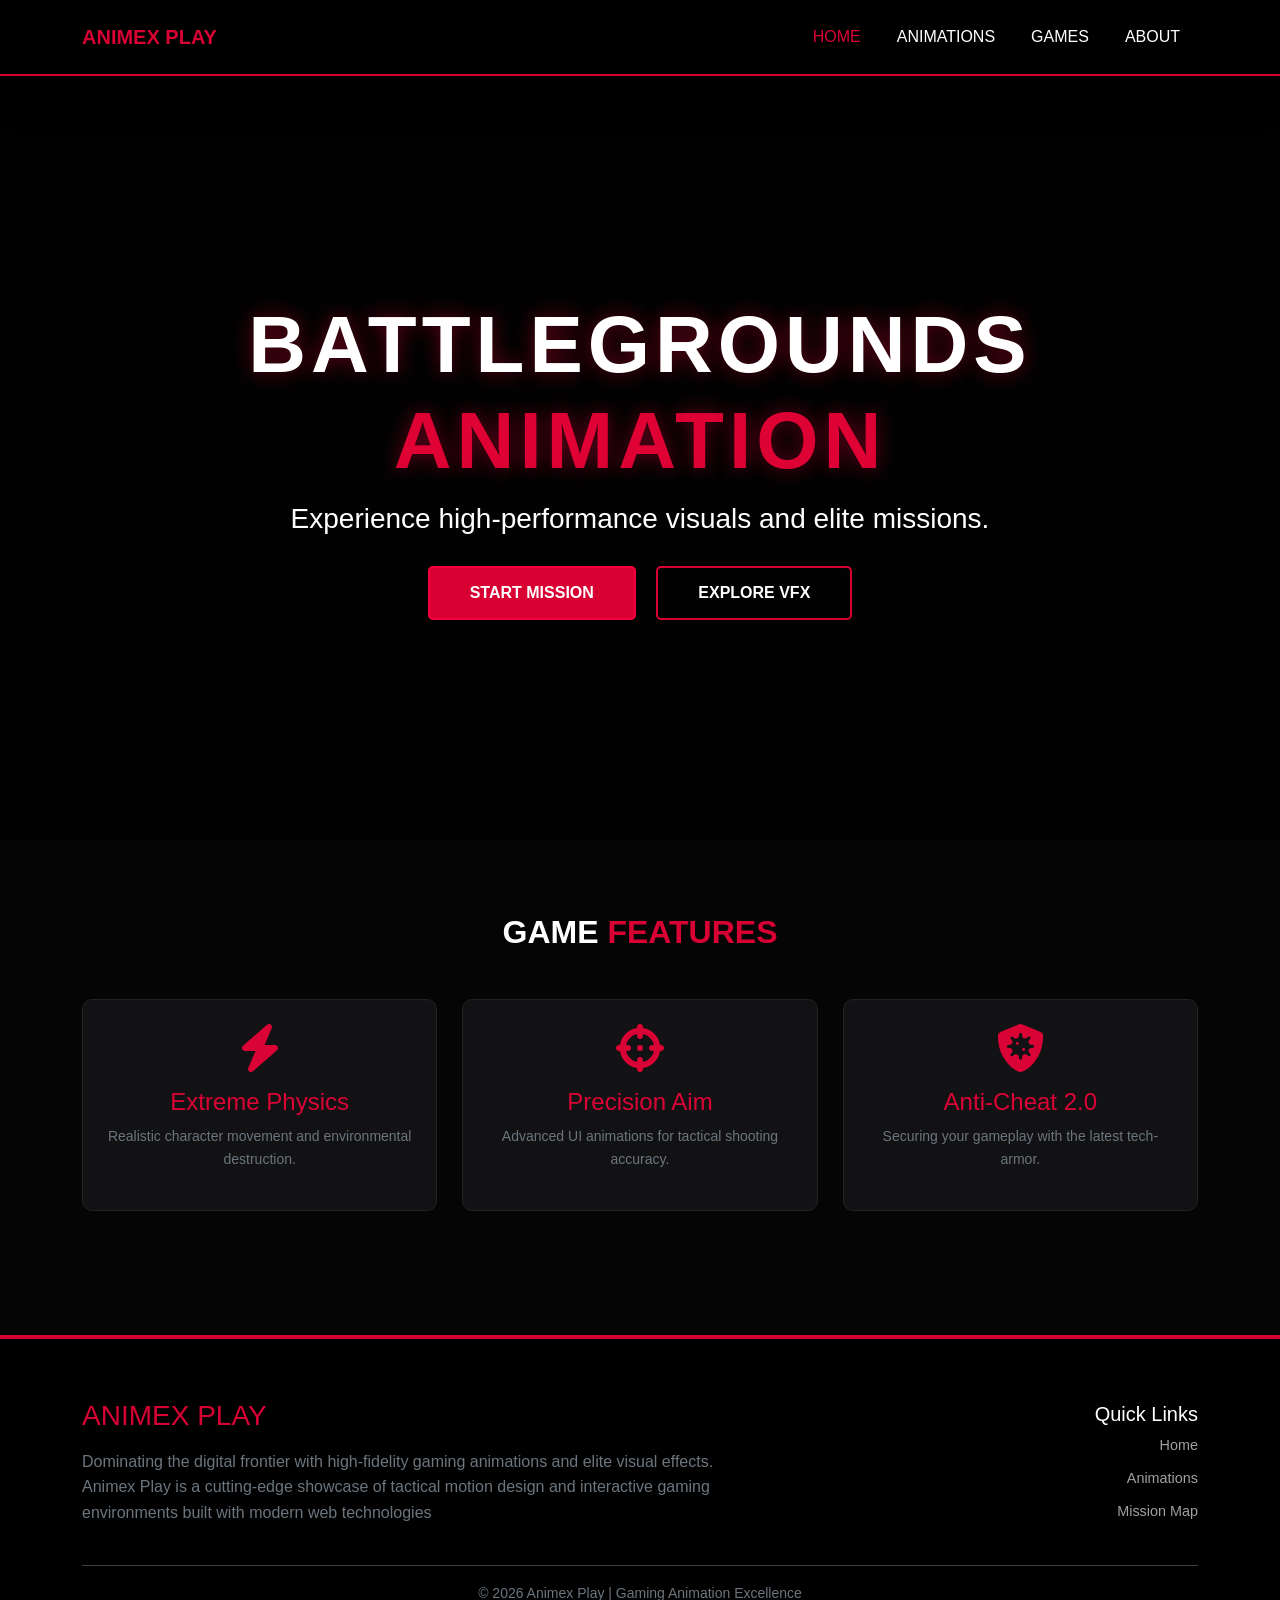
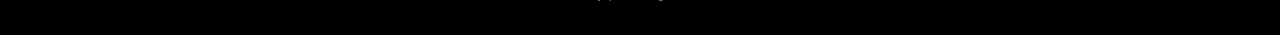
<file: index.html>
<!DOCTYPE html>
<html lang="en">
<head>
    <meta charset="UTF-8">
    <meta name="viewport" content="width=device-width, initial-scale=1.0">
    <title>Animex Play | Gaming Animation</title>
    <link href="https://cdn.jsdelivr.net/npm/bootstrap@5.3.0/dist/css/bootstrap.min.css" rel="stylesheet">
    <link rel="stylesheet" href="https://cdnjs.cloudflare.com/ajax/libs/font-awesome/6.0.0/css/all.min.css">
    <link rel="stylesheet" href="style.css">
</head>
<body>

    <nav class="navbar navbar-expand-lg navbar-dark sticky-top">
        <div class="container">
            <a class="navbar-brand fw-bold text-red" href="index.html">ANIMEX PLAY</a>
            <button class="navbar-toggler" type="button" data-bs-toggle="collapse" data-bs-target="#navbarNav">
                <span class="navbar-toggler-icon"></span>
            </button>
            <div class="collapse navbar-collapse" id="navbarNav">
                <ul class="navbar-nav ms-auto text-uppercase">
                    <li class="nav-item"><a class="nav-link active" href="index.html">Home</a></li>
                    <li class="nav-item"><a class="nav-link" href="animations.html">Animations</a></li>
                    <li class="nav-item"><a class="nav-link" href="games.html">Games</a></li>
                    <li class="nav-item"><a class="nav-link" href="about.html">About</a></li>
                </ul>
            </div>
        </div>
    </nav>

    <section class="hero-section">
        <div class="container text-center">
            <h1 class="display-1 fw-bold animate-title">BATTLEGROUNDS <span class="text-red">ANIMATION</span></h1>
            <p class="lead fs-3">Experience high-performance visuals and elite missions.</p>
            <div class="mt-4">
                <a href="games.html" class="btn-red me-3">START MISSION</a>
                <a href="animations.html" class="btn-outline-red">EXPLORE VFX</a>
            </div>
        </div>
    </section>

    <!-- <section class="py-5" style="background: #111;">
        <div class="container">
            <div class="row text-center text-red fw-bold">
                <div class="col-6 col-md-3">
                    <h2 class="display-5">1M+</h2>
                    <p class="text-white small">ACTIVE PLAYERS</p>
                </div>
                <div class="col-6 col-md-3">
                    <h2 class="display-5">500+</h2>
                    <p class="text-white small">ANIMATIONS</p>
                </div>
                <div class="col-6 col-md-3">
                    <h2 class="display-5">15</h2>
                    <p class="text-white small">LEVELS</p>
                </div>
                <div class="col-6 col-md-3">
                    <h2 class="display-5">99%</h2>
                    <p class="text-white small">SERVER UP</p>
                </div>
            </div>
        </div>
    </section> -->

   <section class="container my-5 py-4">
    <h2 class="text-center mb-5 fw-bold text-uppercase">Game <span class="text-red">Features</span></h2>
    <div class="gaming-grid">
        <a href="animations.html" class="feature-link">
            <div class="hover-box p-4 text-center">
                <i class="fas fa-bolt fa-3x text-red mb-3"></i>
                <h4 class="text-red">Extreme Physics</h4>
                <p class="small text-secondary">Realistic character movement and environmental destruction.</p>
            </div>
        </a>

        <a href="games.html" class="feature-link">
            <div class="hover-box p-4 text-center">
                <i class="fas fa-crosshairs fa-3x text-red mb-3"></i>
                <h4 class="text-red">Precision Aim</h4>
                <p class="small text-secondary">Advanced UI animations for tactical shooting accuracy.</p>
            </div>
        </a>

        <a href="about.html" class="feature-link">
            <div class="hover-box p-4 text-center">
                <i class="fas fa-shield-virus fa-3x text-red mb-3"></i>
                <h4 class="text-red">Anti-Cheat 2.0</h4>
                <p class="small text-secondary">Securing your gameplay with the latest tech-armor.</p>
            </div>
        </a>
    </div>
</section>

    <footer class="unique-footer">
        <div class="container">
            <div class="row align-items-center text-center text-md-start">
                <div class="col-md-8">
                    <h3 class="text-red mb-3">ANIMEX PLAY</h3>
                    <p class="text-secondary pe-md-5">Dominating the digital frontier with high-fidelity gaming animations and elite visual effects. Animex Play is a cutting-edge showcase of tactical motion design and interactive gaming environments built with modern web technologies</p>
                </div>
                <div class="col-md-4 text-md-end">
                    <h5 class="text-white">Quick Links</h5>
                    <ul class="list-unstyled">
                        <li><a href="index.html" class="footer-link">Home</a></li>
                        <li><a href="animations.html" class="footer-link">Animations</a></li>
                        <li><a href="games.html" class="footer-link">Mission Map</a></li>
                    </ul>
                </div>
            </div>
            <hr class="mt-4" style="background: #333;">
            <p class="text-center text-secondary small mb-0">&copy; 2026 Animex Play | Gaming Animation Excellence</p>
        </div>
    </footer>

    <script src="https://cdn.jsdelivr.net/npm/bootstrap@5.3.0/dist/js/bootstrap.bundle.min.js"></script>
    <script src="script.js"></script>
</body>
</html>
</file>
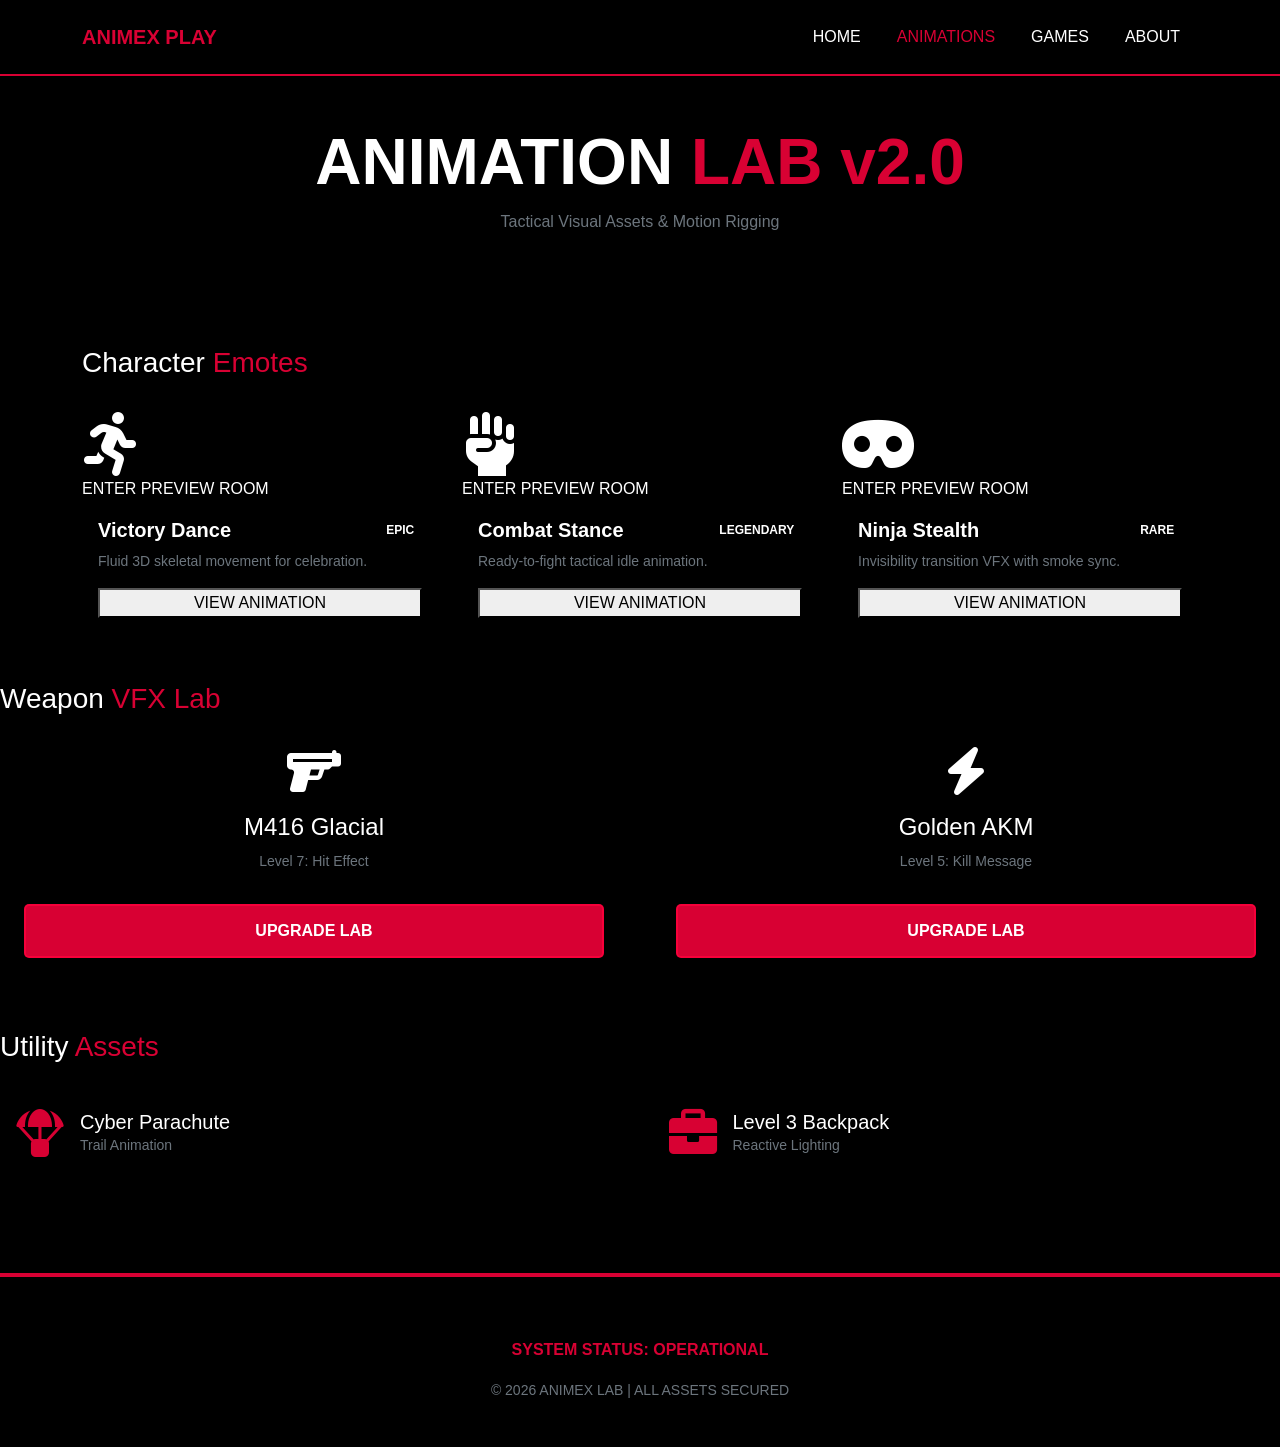
<file: animations.html>
<!DOCTYPE html>
<html lang="en">
<head>
    <meta charset="UTF-8">
    <meta name="viewport" content="width=device-width, initial-scale=1.0">
    <title>Animations Lab | Animex Play</title>
    <link href="https://cdn.jsdelivr.net/npm/bootstrap@5.3.0/dist/css/bootstrap.min.css" rel="stylesheet">
    <link rel="stylesheet" href="https://cdnjs.cloudflare.com/ajax/libs/font-awesome/6.0.0/css/all.min.css">
    <link rel="stylesheet" href="style.css">
</head>
<body class="bg-black">

    <nav class="navbar navbar-expand-lg navbar-dark sticky-top">
        <div class="container">
            <a class="navbar-brand fw-bold text-red" href="index.html">ANIMEX PLAY</a>
            <button class="navbar-toggler" type="button" data-bs-toggle="collapse" data-bs-target="#mainMenu">
                <span class="navbar-toggler-icon"></span>
            </button>
            <div class="collapse navbar-collapse" id="mainMenu">
                <ul class="navbar-nav ms-auto">
                    <li class="nav-item"><a class="nav-link" href="index.html">HOME</a></li>
                    <li class="nav-item"><a class="nav-link active" href="animations.html">ANIMATIONS</a></li>
                    <li class="nav-item"><a class="nav-link" href="games.html">GAMES</a></li>
                    <li class="nav-item"><a class="nav-link" href="about.html">ABOUT</a></li>
                </ul>
            </div>
        </div>
    </nav>

    <header class="py-5 text-center workshop-header">
        <div class="container">
            <h1 class="display-3 fw-bold italic">ANIMATION <span class="text-red">LAB v2.0</span></h1>
            <p class="text-secondary">Tactical Visual Assets & Motion Rigging</p>
        </div>
    </header>

<main class="container my-5">
    <div class="row mb-4">
        <div class="col-12">
            <h3 class="section-title">Character <span class="text-red">Emotes</span></h3>
        </div>
    </div>
    
    <div class="row g-4 mb-5">
        <div class="col-12 col-md-6 col-lg-4">
            <div class="card-wrapper h-100" onclick="redirectToPreview('Victory Dance', 'epic', 'fas fa-running', 'Fluid celebration rig with high-intensity motion.')">
                <div class="anim-card border-epic h-100">
                    <div class="anim-preview">
                        <div class="vfx-glow glow-epic"></div>
                        <i class="fas fa-running fa-4x floating-icon"></i>
                        <div class="card-overlay"><span>ENTER PREVIEW ROOM</span></div>
                    </div>
                    <div class="p-3">
                        <div class="d-flex justify-content-between align-items-center mb-2">
                            <h5 class="mb-0 text-white fw-bold">Victory Dance</h5>
                            <span class="badge badge-epic">EPIC</span>
                        </div>
                        <p class="small text-secondary">Fluid 3D skeletal movement for celebration.</p>
                        <button class="btn-preview btn-epic w-100">VIEW ANIMATION</button>
                    </div>
                </div>
            </div>
        </div>

        <div class="col-12 col-md-6 col-lg-4">
            <div class="card-wrapper h-100" onclick="redirectToPreview('Combat Stance', 'legendary', 'fas fa-hand-fist', 'Aggressive tactical idle stance for frontline combat.')">
                <div class="anim-card border-legendary h-100">
                    <div class="anim-preview">
                        <div class="vfx-glow glow-legendary"></div>
                        <i class="fas fa-hand-fist fa-4x floating-icon"></i>
                        <div class="card-overlay"><span>ENTER PREVIEW ROOM</span></div>
                    </div>
                    <div class="p-3">
                        <div class="d-flex justify-content-between align-items-center mb-2">
                            <h5 class="mb-0 text-white fw-bold">Combat Stance</h5>
                            <span class="badge badge-legendary">LEGENDARY</span>
                        </div>
                        <p class="small text-secondary">Ready-to-fight tactical idle animation.</p>
                        <button class="btn-preview btn-legendary w-100">VIEW ANIMATION</button>
                    </div>
                </div>
            </div>
        </div>
        
        <div class="col-12 col-md-6 col-lg-4">
            <div class="card-wrapper h-100" onclick="redirectToPreview('Ninja Stealth', 'rare', 'fas fa-mask', 'Advanced particle-based invisibility transition.')">
                <div class="anim-card border-rare h-100">
                    <div class="anim-preview">
                        <div class="vfx-glow glow-rare"></div>
                        <i class="fas fa-mask fa-4x floating-icon"></i>
                        <div class="card-overlay"><span>ENTER PREVIEW ROOM</span></div>
                    </div>
                    <div class="p-3">
                        <div class="d-flex justify-content-between align-items-center mb-2">
                            <h5 class="mb-0 text-white fw-bold">Ninja Stealth</h5>
                            <span class="badge badge-rare">RARE</span>
                        </div>
                        <p class="small text-secondary">Invisibility transition VFX with smoke sync.</p>
                        <button class="btn-preview btn-rare w-100">VIEW ANIMATION</button>
                    </div>
                </div>
            </div>
        </div>
    </div>
</main>

<script>
    function redirectToPreview(name, rarity, icon, desc) {
        // Play click sound if exists
        const audio = document.getElementById("clickSound");
        if(audio) audio.play();

        // Redirecting to new page with parameters
        const url = `preview.html?name=${encodeURIComponent(name)}&rarity=${rarity}&icon=${encodeURIComponent(icon)}&desc=${encodeURIComponent(desc)}`;
        window.location.href = url;
    }
</script>

        <h3 class="section-title">Weapon <span class="text-red">VFX Lab</span></h3>
<div class="row g-4 mb-5">
    
    <div class="col-12 col-md-6">
        <div class="card-wrapper h-100" onclick="redirectToWeaponLab('M416 Glacial', '7', '85', 'ice', 'fas fa-gun')">
            <div class="anim-card text-center p-4 h-100">
                <div class="weapon-glow glow-ice"><i class="fas fa-gun fa-3x floating-icon"></i></div>
                <h4 class="mt-3">M416 Glacial</h4>
                <p class="small text-secondary">Level 7: Hit Effect</p>
                <div class="progress-container">
                    <div class="prog-bar bg-info" style="width: 85%"></div>
                </div>
                <button class="btn-preview btn-red mt-3 w-100">UPGRADE LAB</button>
            </div>
        </div>
    </div>

    <div class="col-12 col-md-6">
        <div class="card-wrapper h-100" onclick="redirectToWeaponLab('Golden AKM', '5', '60', 'gold', 'fas fa-bolt')">
            <div class="anim-card text-center p-4 h-100">
                <div class="weapon-glow skin-gold glow-gold"><i class="fas fa-bolt fa-3x floating-icon"></i></div>
                <h4 class="mt-3">Golden AKM</h4>
                <p class="small text-secondary">Level 5: Kill Message</p>
                <div class="progress-container">
                    <div class="prog-bar bg-warning" style="width: 60%"></div>
                </div>
                <button class="btn-preview btn-red mt-3 w-100">UPGRADE LAB</button>
            </div>
        </div>
    </div>

</div>

<script>
    function redirectToWeaponLab(name, level, progress, theme, icon) {
        // Play sound if available
        const audio = document.getElementById("clickSound");
        if(audio) audio.play();

        // Redirect with parameters
        const url = `weapon-preview.html?name=${encodeURIComponent(name)}&level=${level}&prog=${progress}&theme=${theme}&icon=${encodeURIComponent(icon)}`;
        window.location.href = url;
    }
</script>

<h3 class="section-title">Utility <span class="text-red">Assets</span></h3>
<div class="gaming-grid">
    
    <div class="card-wrapper" 
         onclick="openLab('Cyber Parachute', 'fas fa-parachute-box', '1', '65', 'epic')" 
         style="cursor: pointer;">
        <div class="anim-card p-3">
            <div class="d-flex align-items-center">
                <i class="fas fa-parachute-box fa-3x text-red me-3"></i>
                <div>
                    <h5 class="mb-0 text-white">Cyber Parachute</h5>
                    <p class="small text-secondary mb-0">Trail Animation</p>
                </div>
            </div>
        </div>
    </div>

    <div class="card-wrapper" 
         onclick="openLab('Level 3 Backpack', 'fas fa-briefcase', '2', '40', 'gold')" 
         style="cursor: pointer;">
        <div class="anim-card p-3">
            <div class="d-flex align-items-center">
                <i class="fas fa-briefcase fa-3x text-red me-3"></i>
                <div>
                    <h5 class="mb-0 text-white">Level 3 Backpack</h5>
                    <p class="small text-secondary mb-0">Reactive Lighting</p>
                </div>
            </div>
        </div>
    </div>

</div>

<script>
function openLab(name, icon, level, prog, theme) {
    // URL parameters taiyar karna
    const query = `?name=${encodeURIComponent(name)}&icon=${icon}&level=${level}&prog=${prog}&theme=${theme}`;
    
    // Agle page par bhejna
    window.location.href = "utility-preview.html" + query;
}
</script>

    <footer class="unique-footer text-center">
        <div class="container">
            <p class="text-red fw-bold">SYSTEM STATUS: OPERATIONAL</p>
            <p class="small text-secondary">&copy; 2026 ANIMEX LAB | ALL ASSETS SECURED</p>
        </div>
    </footer>

    <audio id="clickSound" src="https://www.soundjay.com/buttons/sounds/button-16.mp3"></audio>

    <script>
        function playClick() {
            var audio = document.getElementById("clickSound");
            audio.currentTime = 0;
            audio.play();
        }
    </script>
    <script src="https://cdn.jsdelivr.net/npm/bootstrap@5.3.0/dist/js/bootstrap.bundle.min.js"></script>
</body>
</html>
</file>
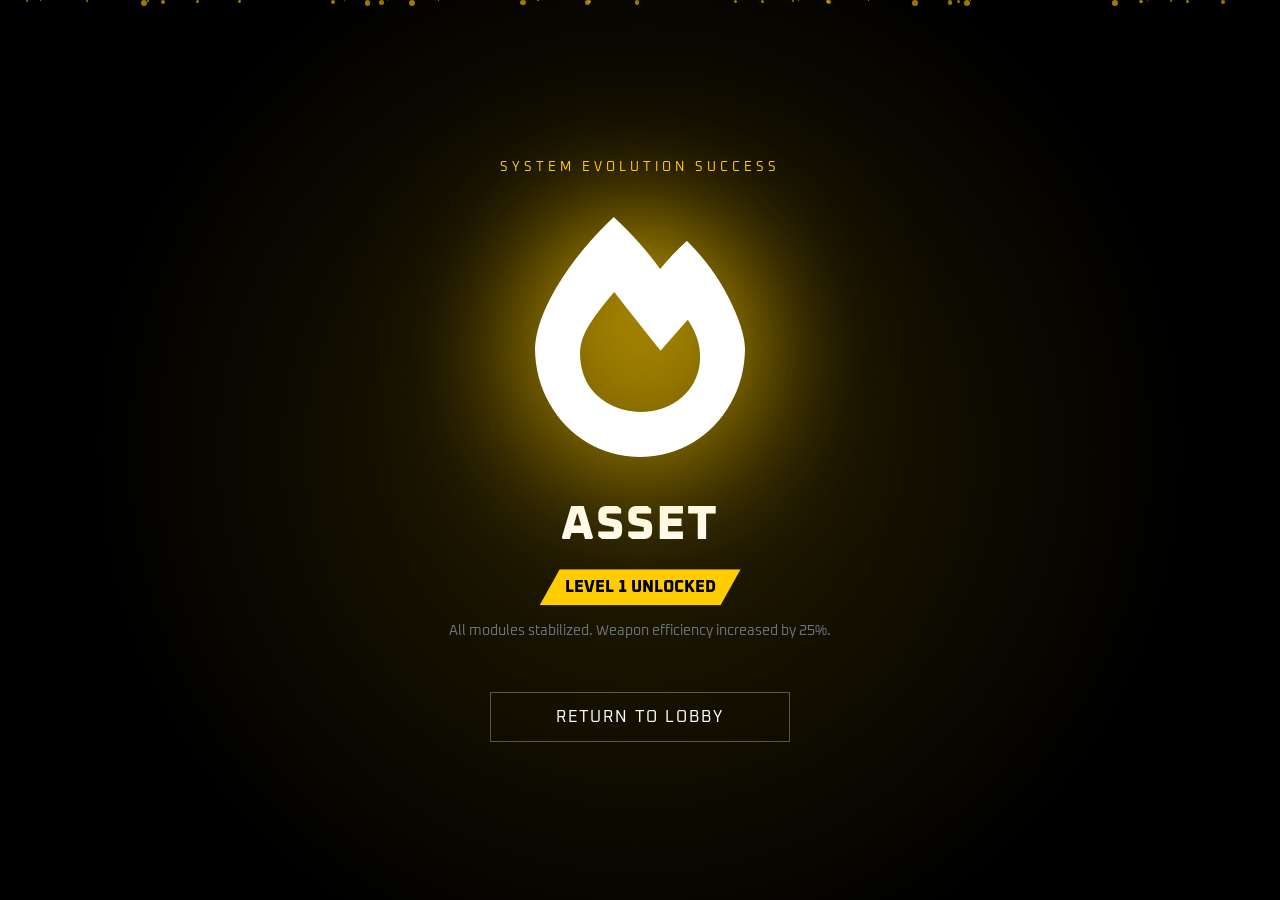
<file: congrats.html>
<!DOCTYPE html>
<html lang="en">
<head>
    <meta charset="UTF-8">
    <meta name="viewport" content="width=device-width, initial-scale=1.0">
    <title>Upgrade Successful | Animex</title>
    <link href="https://cdn.jsdelivr.net/npm/bootstrap@5.3.0/dist/css/bootstrap.min.css" rel="stylesheet">
    <link rel="stylesheet" href="https://cdnjs.cloudflare.com/ajax/libs/font-awesome/6.0.0/css/all.min.css">
    <style>
        @import url('https://fonts.googleapis.com/css2?family=Oxanium:wght@300;500;800&display=swap');

        :root {
            --reward-color: #ffcc00; /* Default Gold */
        }

        body {
            background: #000;
            color: #fff;
            font-family: 'Oxanium', sans-serif;
            margin: 0;
            min-height: 100vh;
            display: flex;
            align-items: center;
            justify-content: center;
            overflow: hidden;
            position: relative;
        }

        /* --- Celebration Background --- */
        .bg-glow {
            position: absolute;
            width: 100%;
            height: 100%;
            background: radial-gradient(circle at center, rgba(255, 204, 0, 0.15) 0%, #000 70%);
            z-index: 1;
        }

        .main-container {
            position: relative;
            z-index: 10;
            width: 90%;
            max-width: 600px;
            text-align: center;
            padding: 20px;
        }

        /* --- Success Header --- */
        .status-tag {
            font-size: 0.8rem;
            letter-spacing: 4px;
            color: var(--reward-color);
            text-transform: uppercase;
            margin-bottom: 10px;
            animation: fadeInDown 0.8s ease;
        }

        /* --- Weapon Display --- */
        .weapon-showcase {
            position: relative;
            margin: 40px 0;
            display: flex;
            justify-content: center;
            align-items: center;
        }

        .final-icon {
            font-size: clamp(8rem, 35vw, 15rem);
            color: #fff;
            filter: drop-shadow(0 0 60px var(--reward-color));
            animation: weaponAppear 1.2s cubic-bezier(0.175, 0.885, 0.32, 1.275);
            z-index: 5;
        }

        @keyframes weaponAppear {
            0% { transform: scale(0) rotate(-45deg); opacity: 0; }
            80% { transform: scale(1.1) rotate(5deg); }
            100% { transform: scale(1) rotate(0deg); opacity: 1; }
        }

        /* Shine Effect behind weapon */
        .shine {
            position: absolute;
            width: 200px;
            height: 200px;
            background: var(--reward-color);
            filter: blur(100px);
            opacity: 0.3;
            animation: rotateShine 4s linear infinite;
        }

        @keyframes rotateShine {
            from { transform: rotate(0deg); }
            to { transform: rotate(360deg); }
        }

        /* --- Level Info --- */
        .info-section h1 {
            font-weight: 800;
            font-size: clamp(1.8rem, 8vw, 3rem);
            text-transform: uppercase;
            margin: 0;
            letter-spacing: 2px;
        }

        .level-badge {
            display: inline-block;
            background: var(--reward-color);
            color: #000;
            padding: 6px 25px;
            font-weight: 800;
            margin-top: 15px;
            clip-path: polygon(10% 0, 100% 0, 90% 100%, 0 100%);
            box-shadow: 0 0 20px rgba(255, 204, 0, 0.5);
        }

        /* --- Buttons --- */
        .button-group {
            margin-top: 50px;
            display: flex;
            flex-direction: column;
            gap: 15px;
            align-items: center;
        }

        .btn-lobby {
            background: transparent;
            border: 1px solid rgba(255,255,255,0.3);
            color: #fff;
            padding: 12px 50px;
            text-transform: uppercase;
            letter-spacing: 2px;
            transition: 0.3s;
            width: 100%;
            max-width: 300px;
        }

        .btn-lobby:hover {
            background: #fff;
            color: #000;
            box-shadow: 0 0 20px rgba(255,255,255,0.2);
        }

        /* Floating Particles */
        .particle {
            position: absolute;
            background: var(--reward-color);
            border-radius: 50%;
            pointer-events: none;
            opacity: 0.6;
            animation: float 4s infinite ease-in;
        }

        @keyframes float {
            0% { transform: translateY(110vh) scale(0); opacity: 1; }
            100% { transform: translateY(-10vh) scale(1.2); opacity: 0; }
        }
    </style>
</head>
<body>

<div class="bg-glow" id="particle-container"></div>

<div class="main-container">
    <div class="status-tag">System Evolution Success</div>
    
    <div class="weapon-showcase">
        <div class="shine"></div>
        <i id="f-icon" class="fas fa-gun final-icon"></i>
    </div>

    <div class="info-section">
        <h1 id="f-name">WEAPON NAME</h1>
        <div class="level-badge">LEVEL <span id="f-level">1</span> UNLOCKED</div>
        <p class="text-secondary mt-3 small">All modules stabilized. Weapon efficiency increased by 25%.</p>
    </div>

    <div class="button-group">
        <button class="btn-lobby" onclick="location.href='index.html'">Return to Lobby</button>
    </div>
</div>

<script>
    // 1. Data load karna URL se
    const params = new URLSearchParams(window.location.search);
    const name = params.get('name') || "ASSET";
    const level = parseInt(params.get('level') || "0") + 1; // Level up ho gaya
    const icon = params.get('icon') || "fas fa-fire";
    const theme = params.get('theme');

    // 2. UI Update
    document.getElementById('f-name').innerText = name.toUpperCase();
    document.getElementById('f-icon').className = icon + " final-icon";
    document.getElementById('f-level').innerText = level;

    // 3. Dynamic Theme Color
    let themeColor = "#ffcc00"; // Default Gold
    if(theme === 'ice') themeColor = "#00d2ff";
    if(theme === 'epic') themeColor = "#9d50bb";
    if(theme === 'gold') themeColor = "#ffcc00";

    document.documentElement.style.setProperty('--reward-color', themeColor);

    // 4. Create Particles
    const container = document.getElementById('particle-container');
    for (let i = 0; i < 40; i++) {
        const p = document.createElement('div');
        p.className = 'particle';
        p.style.left = Math.random() * 100 + 'vw';
        p.style.width = Math.random() * 6 + 'px';
        p.style.height = p.style.width;
        p.style.animationDuration = (Math.random() * 3 + 2) + 's';
        p.style.animationDelay = Math.random() * 5 + 's';
        container.appendChild(p);
    }
</script>

</body>
</html>
</file>
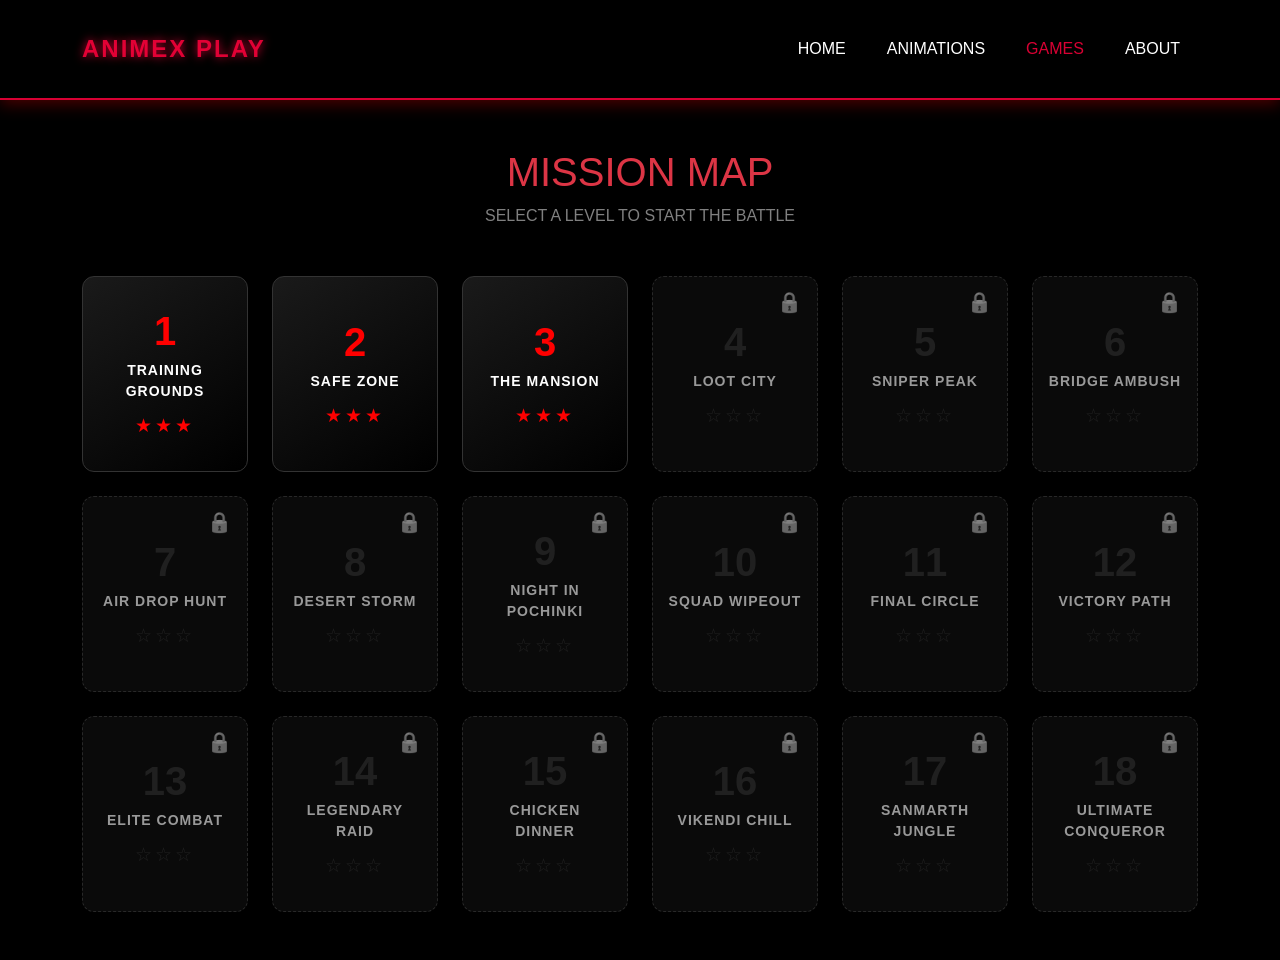
<file: games.html>
<!DOCTYPE html>
<html lang="en">
<head>
    <meta charset="UTF-8">
    <meta name="viewport" content="width=device-width, initial-scale=1.0">
    <title>Animex Play | 18 Levels</title>
    <link href="https://cdn.jsdelivr.net/npm/bootstrap@5.3.0/dist/css/bootstrap.min.css" rel="stylesheet">
    <link rel="stylesheet" href="game style.css">
    <style>
        /* Navbar Fix for Toggle Visibility */
        .navbar-toggler {
            border-color: rgba(255, 0, 0, 0.5) !important;
        }
        .navbar-toggler-icon {
            /* Hamburger icon ko red/white karne ke liye filter */
            filter: invert(1); 
        }
        .navbar-collapse {
            /* Mobile par menu ka background black rakhne ke liye */
            background-color: black;
            padding: 10px;
        }
    </style>
</head>
<body class="bg-black">
    
<nav class="navbar navbar-expand-lg sticky-top">
    <div class="container">
        <a class="navbar-brand fw-bold" href="index.html">ANIMEX PLAY</a>
        
        <button class="navbar-toggler" type="button" data-bs-toggle="collapse" data-bs-target="#navbarNav" aria-controls="navbarNav" aria-expanded="false" aria-label="Toggle navigation">
            <span class="navbar-toggler-icon"></span>
        </button>

        <div class="collapse navbar-collapse" id="navbarNav">
            <ul class="navbar-nav ms-auto text-uppercase">
                <li class="nav-item"><a class="nav-link" href="index.html">Home</a></li>
                <li class="nav-item"><a class="nav-link" href="animations.html">Animations</a></li>
                <li class="nav-item"><a class="nav-link active-page" href="games.html">Games</a></li>
                <li class="nav-item"><a class="nav-link" href="about.html">About</a></li>
            </ul>
        </div>
    </div>
</nav>

    <div class="container my-5">
        <h1 class="text-center text-danger mb-2">MISSION MAP</h1>
        <p class="text-center text-white-50 mb-5">SELECT A LEVEL TO START THE BATTLE</p>
        
        <div class="row g-4" id="gameLevels">
            </div>
    </div>

    <!-- <script>
        const levelNames = [
            "Training Grounds", "Safe Zone", "Blue Zone Rush", "Loot City", 
            "Sniper Peak", "Bridge Ambush", "Air Drop Hunt", "Desert Storm",
            "Night In Pochinki", "Squad Wipeout", "Final Circle", "Victory Path",
            "Elite Combat", "Legendary Raid", "Chicken Dinner", 
            "Vikendi Chill", "Sanmarth Jungle", "Ultimate Conqueror"
        ];

        const container = document.getElementById('gameLevels');

        for(let i=0; i < levelNames.length; i++) {
            let isLocked = i > 2 ? 'locked' : '';
            let lockIcon = i > 2 ? '<div class="lock-icon">🔒</div>' : '';
            let levelLink = isLocked ? '#' : `level${i+1}.html`;

            container.innerHTML += `
                <div class="col-6 col-md-4 col-lg-2">
                    <div class="level-card ${isLocked} text-center" onclick="if('${isLocked}'==''){ window.location.href='${levelLink}' }">
                        ${lockIcon}
                        <h2 class="text-danger">${i+1}</h2>
                        <p class="small fw-bold text-white">${levelNames[i]}</p>
                        <div class="stars text-warning">★★★</div>
                    </div>
                </div>
            `;
        }
    </script> -->

    <script>
    const levelNames = [
        "Training Grounds", "Safe Zone", "The Mansion", "Loot City", 
        "Sniper Peak", "Bridge Ambush", "Air Drop Hunt", "Desert Storm",
        "Night In Pochinki", "Squad Wipeout", "Final Circle", "Victory Path",
        "Elite Combat", "Legendary Raid", "Chicken Dinner", 
        "Vikendi Chill", "Sanmarth Jungle", "Ultimate Conqueror"
    ];

    const container = document.getElementById('gameLevels');

    // LocalStorage se status check karein
    const isLevel4Unlocked = localStorage.getItem('level4Unlocked') === 'true';

    container.innerHTML = ''; // Container clear karein pehle

    for(let i=0; i < levelNames.length; i++) {
        let isLocked = false;

        // --- Logic: Kaunsa Level Locked Hoga? ---
        // Level 1 (i=0), 2 (i=1), 3 (i=2) hamesha khulay rahenge
        if (i > 2) {
            // Agar ye Level 4 hai (index 3) aur localStorage false hai, toh lock kardo
            if (i === 3 && isLevel4Unlocked) {
                isLocked = false; 
            } else {
                isLocked = true; 
            }
        }

        // --- UI Setup ---
        let lockClass = isLocked ? 'locked' : '';
        let lockIcon = isLocked ? '<div class="lock-icon" style="font-size: 20px;">🔒</div>' : '';
        let levelLink = isLocked ? 'javascript:void(0)' : `level${i+1}.html`;
        
        // Button text: Agar locked hai toh level ka naam dikhao, warna level ka naam ya "PLAY"
        let btnText = levelNames[i];

        container.innerHTML += `
            <div class="col-6 col-md-4 col-lg-2">
                <div class="level-card ${lockClass} text-center" 
                     id="level-btn-${i+1}"
                     style="cursor: ${isLocked ? 'not-allowed' : 'pointer'}; opacity: ${isLocked ? '0.6' : '1'};"
                     onclick="if(!${isLocked}){ window.location.href='${levelLink}' }">
                    ${lockIcon}
                    <h2 class="text-danger">${i+1}</h2>
                    <p class="small fw-bold text-white">${btnText}</p>
                    <div class="stars text-warning">${isLocked ? '☆☆☆' : '★★★'}</div>
                </div>
            </div>
        `;
    }
</script>

<script src="https://cdn.jsdelivr.net/npm/bootstrap@5.3.0/dist/js/bootstrap.bundle.min.js"></script>

</body>
</html>
</file>
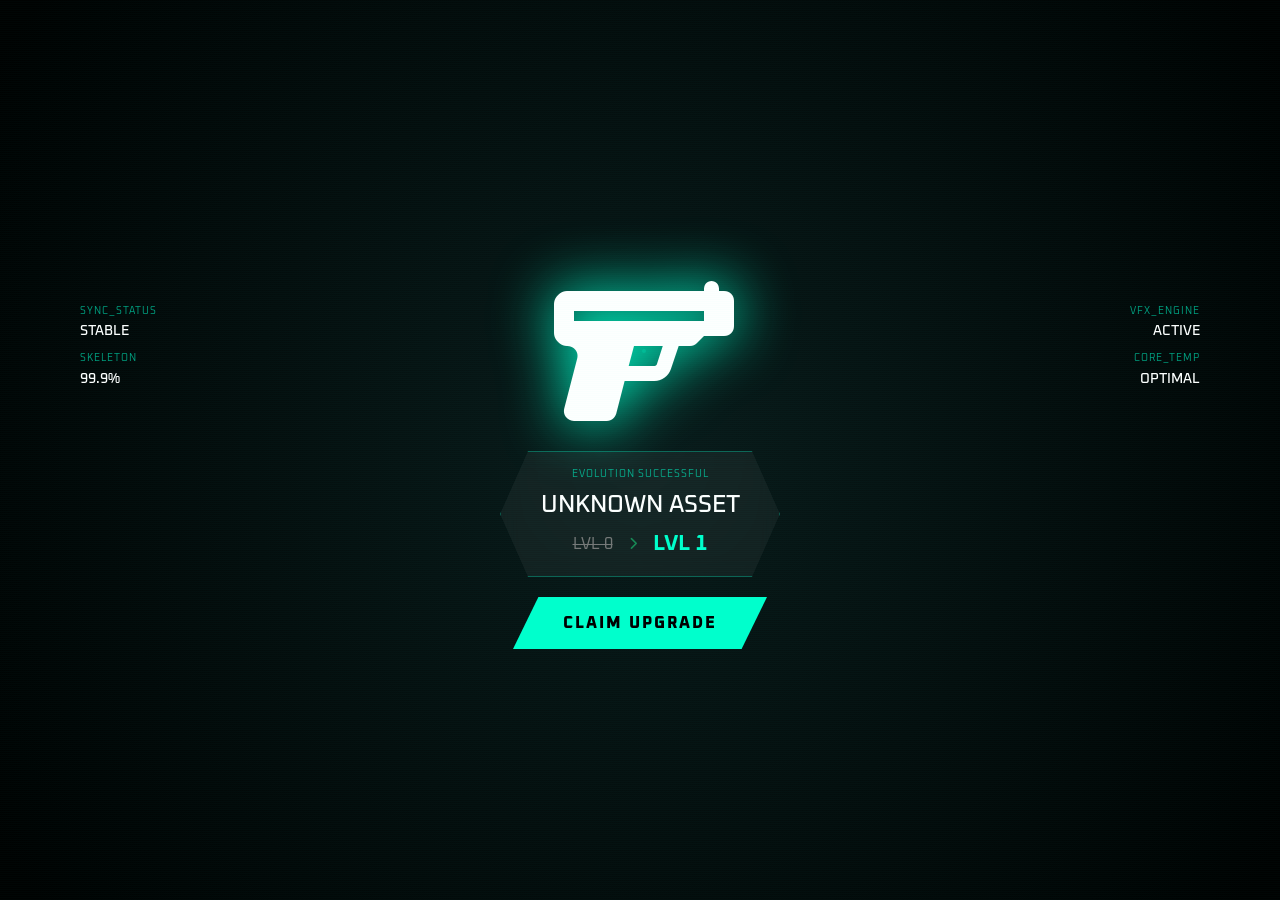
<file: level-up.html>
<!DOCTYPE html>
<html lang="en">
<head>
    <meta charset="UTF-8">
    <meta name="viewport" content="width=device-width, initial-scale=1.0">
    <title>Asset Evolution | Level Up</title>
    <link href="https://cdn.jsdelivr.net/npm/bootstrap@5.3.0/dist/css/bootstrap.min.css" rel="stylesheet">
    <link rel="stylesheet" href="https://cdnjs.cloudflare.com/ajax/libs/font-awesome/6.0.0/css/all.min.css">
    <style>
        @import url('https://fonts.googleapis.com/css2?family=Oxanium:wght@300;500;800&display=swap');

        :root {
            --evolve-color: #00ffcc;
        }

        body {
            background: #000;
            color: #fff;
            font-family: 'Oxanium', sans-serif;
            margin: 0;
            padding: 0;
            min-height: 100vh;
            display: flex;
            flex-direction: column;
            overflow-x: hidden;
            background: radial-gradient(circle at center, #0a1a1a 0%, #000 100%);
        }

        .evolution-chamber {
            display: flex;
            flex-direction: column;
            align-items: center;
            justify-content: center;
            width: 100%;
            flex-grow: 1;
            padding: 20px;
            position: relative;
        }

        /* Scanning Overlay */
        body::after {
            content: "";
            position: fixed;
            top: 0; left: 0; width: 100%; height: 100%;
            background: repeating-linear-gradient(0deg, rgba(0, 255, 204, 0.03) 0px, transparent 2px);
            pointer-events: none;
            z-index: 10;
        }

        /* --- Asset Styling --- */
        .asset-container {
            position: relative;
            z-index: 5;
            text-align: center;
            margin: 20px 0;
        }

        .main-asset {
            font-size: clamp(5rem, 25vw, 10rem);
            color: #fff;
            filter: drop-shadow(0 0 30px var(--evolve-color));
            animation: pulseGlow 2s ease-in-out infinite;
        }

        @keyframes pulseGlow {
            0%, 100% { transform: scale(1); filter: drop-shadow(0 0 20px var(--evolve-color)); }
            50% { transform: scale(1.05); filter: drop-shadow(0 0 50px var(--evolve-color)); }
        }

        /* --- HUD (Desktop side, Mobile top/bottom) --- */
        .hud-wrapper {
            width: 100%;
            display: flex;
            justify-content: space-between;
            align-items: center;
            padding: 0 40px;
            z-index: 5;
            max-width: 1200px;
        }

        @media (max-width: 991px) {
            .hud-wrapper {
                flex-direction: column;
                padding: 0;
                gap: 15px;
            }
            .hud-left, .hud-right {
                display: flex;
                gap: 20px;
                text-align: center !important;
            }
        }

        .hud-label { font-size: 0.65rem; color: var(--evolve-color); opacity: 0.6; margin-bottom: 2px; letter-spacing: 1px; }
        .hud-value { font-size: 0.9rem; font-weight: 500; margin-bottom: 8px; }

        /* --- Card & Buttons --- */
        .level-card {
            background: rgba(255, 255, 255, 0.05);
            backdrop-filter: blur(10px);
            padding: 15px 30px;
            border: 1px solid rgba(0, 255, 204, 0.3);
            text-align: center;
            clip-path: polygon(10% 0, 90% 0, 100% 50%, 90% 100%, 10% 100%, 0 50%);
            margin-bottom: 20px;
            min-width: 280px;
        }

        .btn-confirm {
            background: var(--evolve-color);
            color: #000;
            border: none;
            padding: 14px 50px;
            font-weight: 800;
            text-transform: uppercase;
            letter-spacing: 2px;
            cursor: pointer;
            transition: 0.3s cubic-bezier(0.175, 0.885, 0.32, 1.275);
            clip-path: polygon(10% 0, 100% 0, 90% 100%, 0 100%);
            z-index: 20;
        }

        .btn-confirm:hover {
            box-shadow: 0 0 30px var(--evolve-color);
            transform: translateY(-3px);
            filter: brightness(1.1);
        }

        /* Energy Rings */
        .energy-ring {
            position: absolute;
            top: 50%; left: 50%;
            transform: translate(-50%, -50%);
            border: 2px solid var(--evolve-color);
            border-radius: 50%;
            opacity: 0.2;
            animation: ringExpand 3s linear infinite;
            pointer-events: none;
        }
        @keyframes ringExpand {
            0% { width: 40px; height: 40px; opacity: 1; }
            100% { width: 450px; height: 450px; opacity: 0; }
        }
    </style>
</head>
<body>

<div class="evolution-chamber">
    <div class="hud-wrapper">
        <div class="hud-left" style="text-align: left;">
            <div><div class="hud-label">SYNC_STATUS</div><div class="hud-value">STABLE</div></div>
            <div><div class="hud-label">SKELETON</div><div class="hud-value">99.9%</div></div>
        </div>

        <div class="asset-container">
            <div class="energy-ring"></div>
            <i id="assetIcon" class="fas fa-gun main-asset"></i>
        </div>

        <div class="hud-right" style="text-align: right;">
            <div><div class="hud-label">VFX_ENGINE</div><div class="hud-value">ACTIVE</div></div>
            <div><div class="hud-label">CORE_TEMP</div><div class="hud-value">OPTIMAL</div></div>
        </div>
    </div>

    <div class="level-card">
        <div class="hud-label">EVOLUTION SUCCESSFUL</div>
        <h2 id="assetName" style="font-size: 1.5rem; margin: 8px 0; text-transform: uppercase;">---</h2>
        <div class="d-flex align-items-center justify-content-center gap-3">
            <span id="oldLvl" style="color:#777; text-decoration:line-through;">LVL 0</span>
            <i class="fas fa-chevron-right text-success" style="font-size: 0.8rem;"></i>
            <span id="newLvl" style="color:var(--evolve-color); font-weight:bold; font-size:1.4rem;">LVL 1</span>
        </div>
    </div>

    <button class="btn-confirm" onclick="goToCongrats()">CLAIM UPGRADE</button>
</div>

<script>
    // 1. URL se data lena
    const params = new URLSearchParams(window.location.search);
    const name = params.get('name') || "Unknown Asset";
    const level = params.get('level') || "0";
    const icon = params.get('icon') || "fas fa-gun";
    const theme = params.get('theme');

    // 2. UI ko data se fill karna
    document.getElementById('assetName').innerText = name;
    document.getElementById('assetIcon').className = icon + " main-asset";
    
    const lvl = parseInt(level);
    document.getElementById('oldLvl').innerText = "LVL " + lvl;
    document.getElementById('newLvl').innerText = "LVL " + (lvl + 1);

    // 3. Theme dynamic color apply karna
    let color = '#00ffcc'; // Default Neon Green
    if(theme === 'ice') color = '#00d2ff';
    if(theme === 'gold') color = '#ffcc00';
    if(theme === 'epic') color = '#9d50bb';
    
    document.documentElement.style.setProperty('--evolve-color', color);

    // 4. Button function jo agle page par le jaye
    function goToCongrats() {
        const nextParams = new URLSearchParams();
        nextParams.set('name', name);
        nextParams.set('level', lvl); // Congrats page isse +1 karke reward dikhayega
        nextParams.set('icon', icon);
        nextParams.set('theme', theme);
        
        // redirecting to congrats.html
        window.location.href = "congrats.html?" + nextParams.toString();
    }
</script>

</body>
</html>
</file>
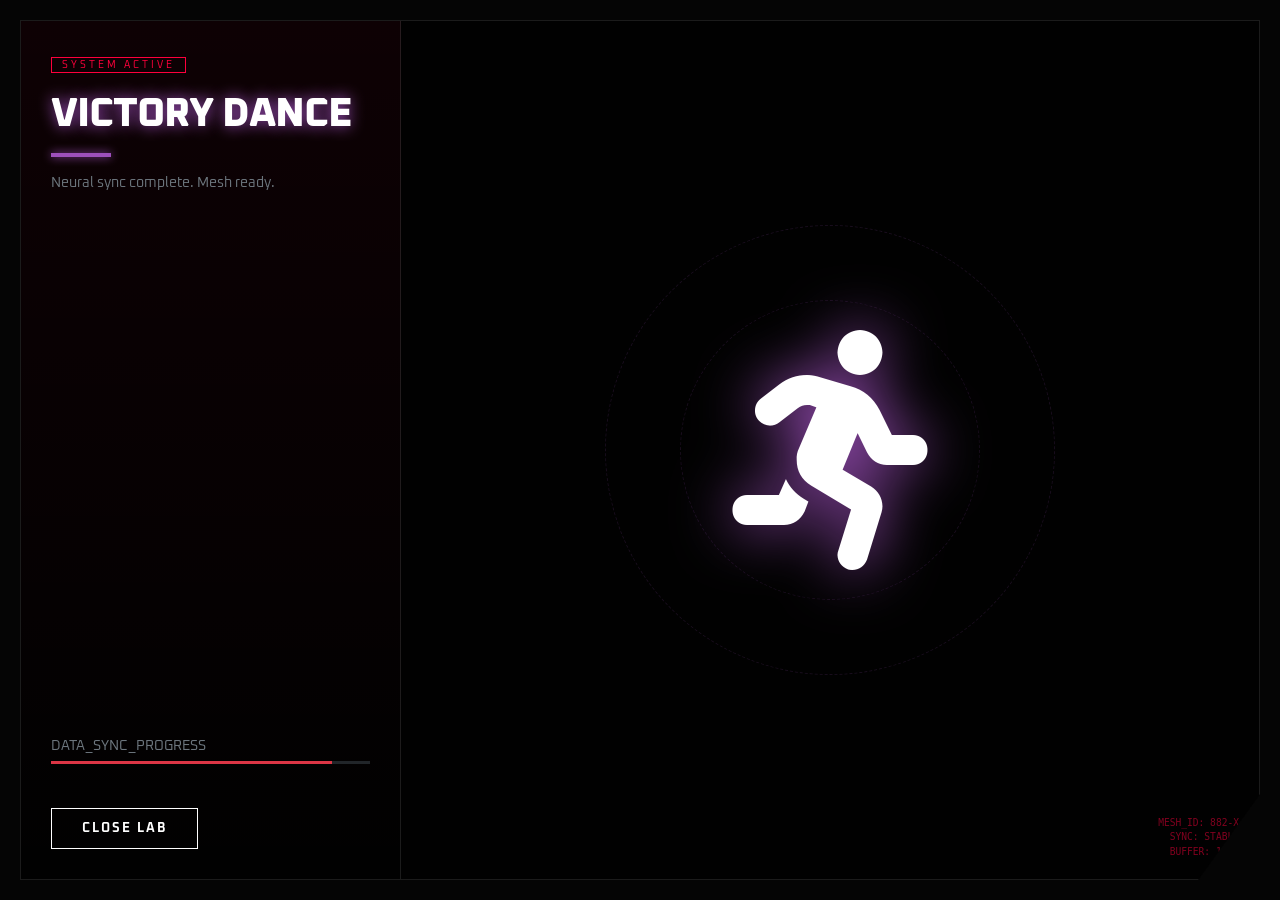
<file: preview.html>
<!DOCTYPE html>
<html lang="en">
<head>
    <meta charset="UTF-8">
    <meta name="viewport" content="width=device-width, initial-scale=1.0">
    <title>Advanced Gaming Lab | Preview</title>
    <link href="https://cdn.jsdelivr.net/npm/bootstrap@5.3.0/dist/css/bootstrap.min.css" rel="stylesheet">
    <link rel="stylesheet" href="https://cdnjs.cloudflare.com/ajax/libs/font-awesome/6.0.0/css/all.min.css">
    <style>
        @import url('https://fonts.googleapis.com/css2?family=Oxanium:wght@300;500;800&display=swap');

        :root {
            --p-red: #ff003c;
            --glow-color: #ff003c;
            --glass-bg: rgba(0, 0, 0, 0.7);
            --neon-border: rgba(255, 255, 255, 0.1);
        }

        body, html {
            height: 100%;
            margin: 0;
            background-color: #050505;
            color: white;
            font-family: 'Oxanium', sans-serif;
            overflow: hidden;
        }

        /* --- Background Matrix & Scanlines --- */
        .lab-bg {
            position: fixed;
            top: 0; left: 0; width: 100%; height: 100%;
            background: radial-gradient(circle at center, #111 0%, #000 100%);
            z-index: -1;
        }

        .lab-bg::after {
            content: " ";
            position: absolute;
            top: 0; left: 0; width: 100%; height: 100%;
            background: linear-gradient(rgba(18, 16, 16, 0) 50%, rgba(0, 0, 0, 0.25) 50%), 
                        linear-gradient(90deg, rgba(255, 0, 0, 0.03), rgba(0, 255, 0, 0.01), rgba(0, 0, 255, 0.03));
            background-size: 100% 2px, 3px 100%;
            pointer-events: none;
        }

        /* --- Responsive Main Container --- */
        .preview-wrapper {
            height: 100vh;
            display: flex;
            flex-direction: column;
            padding: 20px;
        }

        @media (min-grow: 992px) {
            .preview-wrapper { flex-direction: row; }
        }

        /* --- Stylish HUD Frame --- */
        .hud-container {
            flex: 1;
            border: 1px solid var(--neon-border);
            background: var(--glass-bg);
            backdrop-filter: blur(15px);
            position: relative;
            display: flex;
            flex-direction: column;
            clip-path: polygon(0 0, 100% 0, 100% 90%, 95% 100%, 0 100%);
            box-shadow: 0 0 40px rgba(0,0,0,0.5);
        }

        @media (min-width: 992px) {
            .hud-container { flex-direction: row; }
        }

        /* --- Sidebar Info (Responsive) --- */
        .side-panel {
            padding: 30px;
            border-bottom: 1px solid var(--neon-border);
            background: linear-gradient(180deg, rgba(255,0,60,0.05), transparent);
        }

        @media (min-width: 992px) {
            .side-panel {
                width: 380px;
                border-bottom: none;
                border-right: 1px solid var(--neon-border);
                display: flex;
                flex-direction: column;
                justify-content: space-between;
            }
        }

        .status-tag {
            font-size: 0.6rem;
            color: var(--p-red);
            border: 1px solid var(--p-red);
            padding: 2px 10px;
            letter-spacing: 3px;
            text-transform: uppercase;
            animation: pulse 1.5s infinite;
        }

        @keyframes pulse { 50% { opacity: 0.3; } }

        h1#p-name {
            font-weight: 800;
            text-transform: uppercase;
            margin-top: 15px;
            letter-spacing: -1px;
            color: white;
            text-shadow: 0 0 15px var(--glow-color);
        }

        /* --- Main Visual Display --- */
        .viewport-main {
            flex: 1;
            display: flex;
            align-items: center;
            justify-content: center;
            position: relative;
            min-height: 350px;
        }

        .big-icon {
            font-size: clamp(6rem, 20vw, 15rem);
            color: white;
            filter: drop-shadow(0 0 30px var(--glow-color));
            animation: floating 4s ease-in-out infinite;
            z-index: 5;
        }

        @keyframes floating {
            0%, 100% { transform: translateY(0) scale(1); }
            50% { transform: translateY(-20px) scale(1.05); }
        }

        /* --- Animated Tech Circles --- */
        .tech-circle {
            position: absolute;
            border: 1px dashed var(--glow-color);
            border-radius: 50%;
            opacity: 0.15;
            animation: rotate 20s linear infinite;
        }
        .c1 { width: 300px; height: 300px; animation-duration: 25s; }
        .c2 { width: 450px; height: 450px; animation-direction: reverse; }

        @keyframes rotate { 100% { transform: rotate(360deg); } }

        /* --- Controls --- */
        .exit-btn {
            background: transparent;
            color: white;
            border: 1px solid white;
            padding: 10px 30px;
            font-weight: bold;
            text-transform: uppercase;
            letter-spacing: 2px;
            transition: 0.4s;
            text-decoration: none;
            display: inline-block;
            margin-top: 20px;
            font-size: 0.8rem;
        }

        .exit-btn:hover {
            background: var(--p-red);
            border-color: var(--p-red);
            box-shadow: 0 0 20px var(--p-red);
            color: white;
            transform: skewX(-10deg);
        }

        /* --- Decorative Data HUD --- */
        .data-stream {
            position: absolute;
            bottom: 20px; right: 20px;
            font-family: monospace;
            font-size: 0.6rem;
            color: var(--p-red);
            opacity: 0.5;
            text-align: right;
        }
    </style>
</head>
<body>

<div class="lab-bg"></div>

<div class="preview-wrapper">
    <div class="hud-container">
        <div class="side-panel">
            <div>
                <span class="status-tag">System Active</span>
                <h1 id="p-name">Loading...</h1>
                <div id="rarity-bar" style="height: 4px; width: 60px; margin: 15px 0;"></div>
                <p id="p-desc" class="text-secondary small mt-3"></p>
            </div>

            <div class="d-none d-lg-block">
                <div class="mb-4">
                    <small class="text-secondary d-block mb-1">DATA_SYNC_PROGRESS</small>
                    <div class="progress bg-dark" style="height: 3px; border-radius: 0;">
                        <div class="progress-bar bg-danger" style="width: 88%"></div>
                    </div>
                </div>
                <a href="javascript:history.back()" class="exit-btn">Close Lab</a>
            </div>
        </div>

        <div class="viewport-main">
            <div class="tech-circle c1"></div>
            <div class="tech-circle c2"></div>
            
            <i id="p-icon" class="big-icon"></i>

            <div class="data-stream">
                MESH_ID: 882-X<br>SYNC: STABLE<br>BUFFER: 100%
            </div>
        </div>

        <div class="d-lg-none p-3 text-center border-top border-secondary">
             <a href="javascript:history.back()" class="exit-btn">Close Lab</a>
        </div>
    </div>
</div>

<script>
    const params = new URLSearchParams(window.location.search);
    const name = params.get('name') || "Victory Dance";
    const rarity = params.get('rarity') || "epic";
    const icon = params.get('icon') || "fas fa-running";
    const desc = params.get('desc') || "Neural sync complete. Mesh ready.";

    document.getElementById('p-name').innerText = name;
    document.getElementById('p-desc').innerText = desc;
    document.getElementById('p-icon').className = icon + " big-icon";

    // Set Rarity Color Theme
    let color = "#ff003c"; 
    if(rarity === 'epic') color = "#9d50bb";
    if(rarity === 'legendary') color = "#ffcc00";
    if(rarity === 'rare') color = "#00d2ff";

    document.documentElement.style.setProperty('--glow-color', color);
    document.getElementById('rarity-bar').style.backgroundColor = color;
    document.getElementById('rarity-bar').style.boxShadow = `0 0 10px ${color}`;
</script>

</body>
</html>
</file>
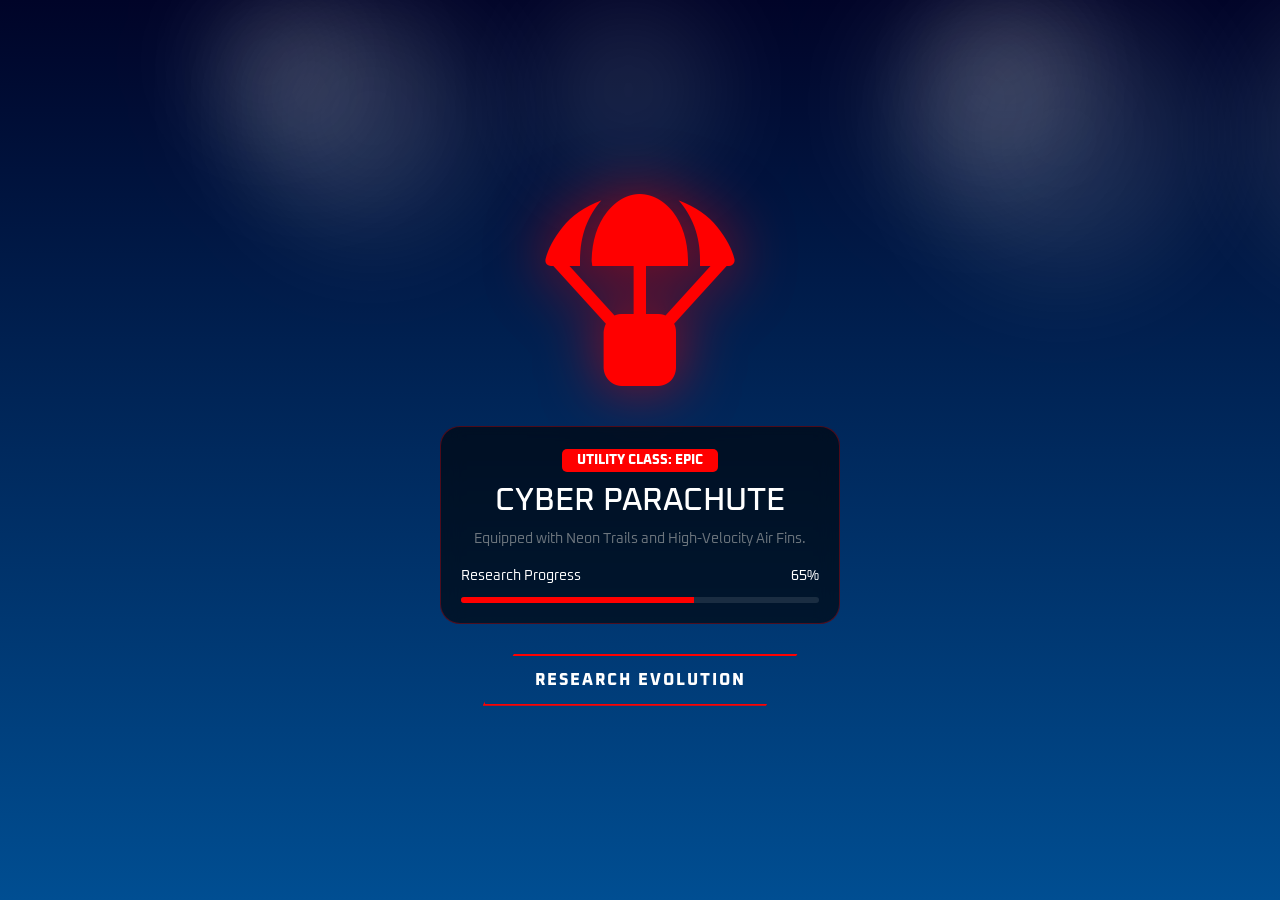
<file: utility-preview.html>
<!DOCTYPE html>
<html lang="en">
<head>
    <meta charset="UTF-8">
    <meta name="viewport" content="width=device-width, initial-scale=1.0">
    <title>Utility Preview | Cyber Parachute</title>
    <link href="https://cdn.jsdelivr.net/npm/bootstrap@5.3.0/dist/css/bootstrap.min.css" rel="stylesheet">
    <link rel="stylesheet" href="https://cdnjs.cloudflare.com/ajax/libs/font-awesome/6.0.0/css/all.min.css">
    <style>
        @import url('https://fonts.googleapis.com/css2?family=Oxanium:wght@300;500;800&display=swap');

        body {
            background: #000;
            color: #fff;
            font-family: 'Oxanium', sans-serif;
            margin: 0;
            overflow: hidden;
            height: 100vh;
        }

        /* --- High Altitude Background --- */
        .sky-bg {
            position: absolute;
            width: 100%;
            height: 100%;
            background: linear-gradient(to bottom, #000428, #004e92);
            overflow: hidden;
            z-index: 1;
        }

        /* Floating Cloud Particles */
        .cloud {
            position: absolute;
            background: rgba(255, 255, 255, 0.1);
            filter: blur(50px);
            border-radius: 50%;
            animation: moveClouds 10s infinite linear;
        }

        @keyframes moveClouds {
            from { transform: translateY(-100px) translateX(0); }
            to { transform: translateY(110vh) translateX(50px); }
        }

        /* --- Main Content --- */
        .preview-container {
            position: relative;
            z-index: 10;
            height: 100vh;
            display: flex;
            flex-direction: column;
            align-items: center;
            justify-content: center;
            padding: 20px;
        }

        /* Parachute Animation */
        .parachute-holder {
            animation: floatSway 4s ease-in-out infinite;
            position: relative;
        }

        .parachute-icon {
            font-size: clamp(6rem, 25vw, 12rem);
            color: #ff0000; /* Red Theme */
            filter: drop-shadow(0 0 30px rgba(255, 0, 0, 0.6));
        }

        @keyframes floatSway {
            0%, 100% { transform: translateY(0) rotate(-5deg); }
            50% { transform: translateY(-30px) rotate(5deg); }
        }

        /* --- Info Section --- */
        .utility-info {
            text-align: center;
            margin-top: 40px;
            background: rgba(0, 0, 0, 0.6);
            backdrop-filter: blur(10px);
            padding: 20px;
            border-radius: 20px;
            border: 1px solid rgba(255, 0, 0, 0.3);
            width: 100%;
            max-width: 400px;
        }

        .level-tag {
            background: #ff0000;
            padding: 2px 15px;
            font-size: 0.8rem;
            font-weight: 800;
            border-radius: 5px;
            margin-bottom: 10px;
            display: inline-block;
        }

        .stat-bar {
            height: 6px;
            background: rgba(255, 255, 255, 0.1);
            border-radius: 10px;
            margin-top: 10px;
            overflow: hidden;
        }

        .stat-fill {
            height: 100%;
            background: #ff0000;
            width: 0%;
            transition: width 1.5s ease-out;
        }

        /* --- Footer Button --- */
        .btn-upgrade {
            margin-top: 30px;
            background: transparent;
            border: 2px solid #ff0000;
            color: #fff;
            padding: 12px 50px;
            font-weight: 800;
            text-transform: uppercase;
            letter-spacing: 2px;
            cursor: pointer;
            transition: 0.3s;
            clip-path: polygon(10% 0, 100% 0, 90% 100%, 0 100%);
        }

        .btn-upgrade:hover {
            background: #ff0000;
            box-shadow: 0 0 30px rgba(255, 0, 0, 0.5);
        }
    </style>
</head>
<body>

<div class="sky-bg" id="clouds"></div>

<div class="preview-container">
    <div class="parachute-holder">
        <i id="utilIcon" class="fas fa-parachute-box parachute-icon"></i>
    </div>

    <div class="utility-info">
        <div class="level-tag">UTILITY CLASS: EPIC</div>
        <h2 id="utilName">CYBER PARACHUTE</h2>
        <p class="text-secondary small">Equipped with Neon Trails and High-Velocity Air Fins.</p>
        
        <div class="d-flex justify-content-between small mb-1">
            <span>Research Progress</span>
            <span id="progText">0%</span>
        </div>
        <div class="stat-bar">
            <div id="progBar" class="stat-fill"></div>
        </div>
    </div>

    <button class="btn-upgrade" onclick="startResearch()">Research Evolution</button>
</div>

<script>
    // URL se data nikalna
    const params = new URLSearchParams(window.location.search);
    const name = params.get('name') || "Cyber Parachute";
    const icon = params.get('icon') || "fas fa-parachute-box";
    const prog = params.get('prog') || "65";

    document.getElementById('utilName').innerText = name.toUpperCase();
    document.getElementById('utilIcon').className = icon + " parachute-icon";
    
    // Progress Bar Animation
    setTimeout(() => {
        document.getElementById('progBar').style.width = prog + "%";
        document.getElementById('progText').innerText = prog + "%";
    }, 500);

    // Clouds Generator
    const sky = document.getElementById('clouds');
    for (let i = 0; i < 8; i++) {
        let cloud = document.createElement('div');
        cloud.className = 'cloud';
        cloud.style.width = Math.random() * 200 + 100 + 'px';
        cloud.style.height = cloud.style.width;
        cloud.style.left = Math.random() * 100 + 'vw';
        cloud.style.animationDelay = Math.random() * 5 + 's';
        sky.appendChild(cloud);
    }

    function startResearch() {
        // Yahan se level-up page par bhej rahe hain
        const currentLevel = params.get('level') || "1";
        const theme = params.get('theme') || "red";
        window.location.href = `level-up.html?name=${name}&icon=${icon}&level=${currentLevel}&theme=${theme}`;
    }
</script>

</body>
</html>
</file>
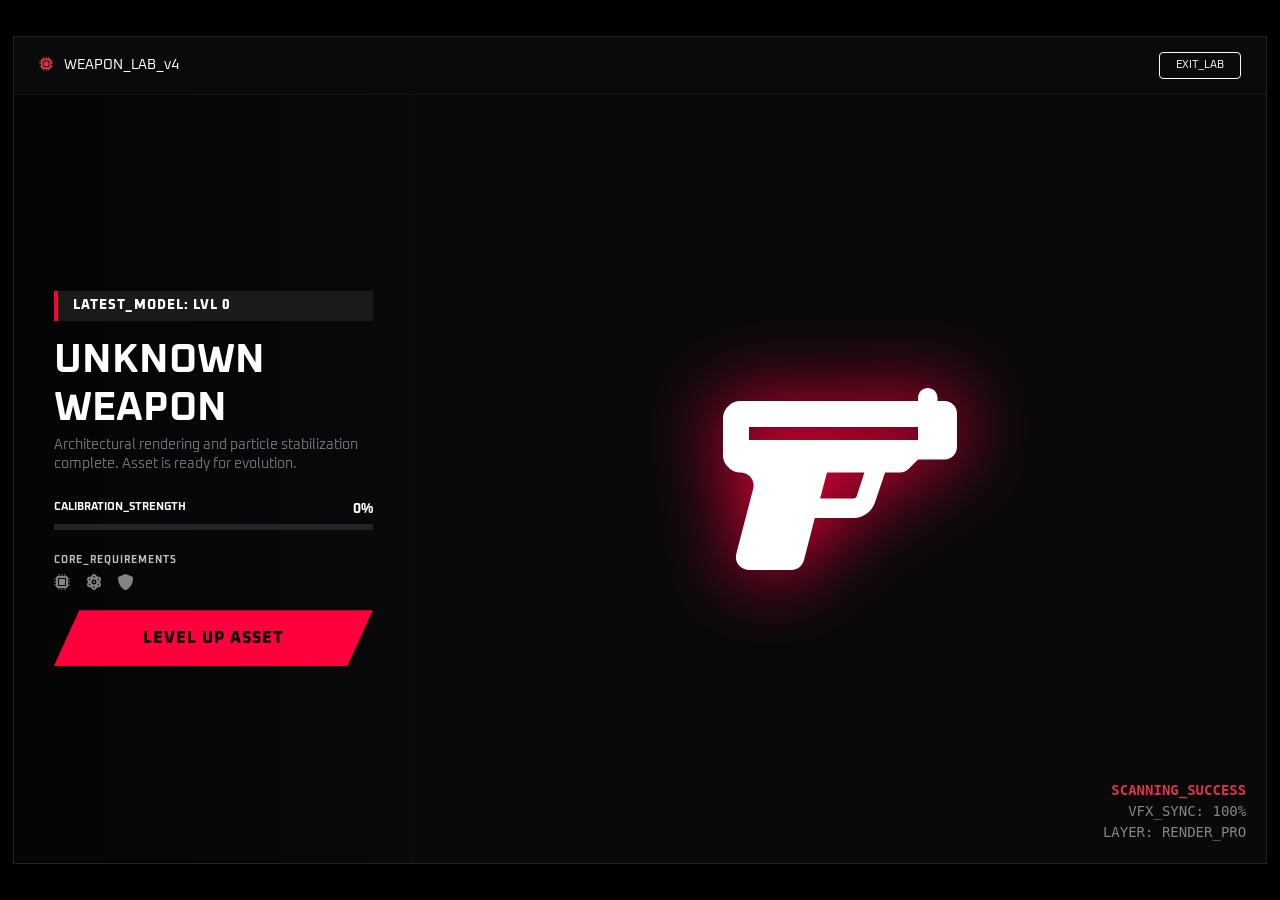
<file: weapon-preview.html>
<!DOCTYPE html>
<html lang="en">
<head>
    <meta charset="UTF-8">
    <meta name="viewport" content="width=device-width, initial-scale=1.0">
    <title>Weapon Research Lab | Animex</title>
    <link href="https://cdn.jsdelivr.net/npm/bootstrap@5.3.0/dist/css/bootstrap.min.css" rel="stylesheet">
    <link rel="stylesheet" href="https://cdnjs.cloudflare.com/ajax/libs/font-awesome/6.0.0/css/all.min.css">
    <style>
        @import url('https://fonts.googleapis.com/css2?family=Oxanium:wght@300;500;800&display=swap');
        
        :root {
            --theme-color: #ff003c;
        }

        body {
            background: #000;
            color: #fff;
            font-family: 'Oxanium', sans-serif;
            min-height: 100vh;
            margin: 0;
            display: flex;
            align-items: center;
            justify-content: center;
            overflow-x: hidden;
            padding: 10px;
        }

        /* --- Main Lab Container --- */
        .lab-room {
            width: 98vw;
            /* Desktop par fixed height, mobile par auto */
            height: 92vh; 
            background: rgba(10, 10, 12, 0.95);
            border: 1px solid rgba(255, 255, 255, 0.1);
            display: flex;
            flex-direction: column;
            position: relative;
            overflow: hidden;
            box-shadow: 0 0 50px rgba(0,0,0,1);
        }

        @media (max-width: 991px) {
            .lab-room {
                height: auto; /* Mobile par content ke hisab se barhega */
                min-height: 95vh;
                overflow-y: auto;
            }
        }

        .top-nav {
            padding: 15px 25px;
            border-bottom: 1px solid rgba(255, 255, 255, 0.05);
            display: flex;
            justify-content: space-between;
            align-items: center;
            background: #0a0a0c;
            z-index: 10;
        }

        .main-display {
            flex: 1;
            display: flex;
            flex-direction: row;
            min-height: 0; /* Flexbox scroll fix */
        }

        @media (max-width: 991px) {
            .main-display { 
                flex-direction: column; 
            }
        }

        /* --- Sidebar Details --- */
        .side-specs {
            width: 400px;
            padding: 40px;
            background: linear-gradient(90deg, rgba(0,0,0,0.5), transparent);
            border-right: 1px solid rgba(255,255,255,0.05);
            z-index: 5;
            display: flex;
            flex-direction: column;
            justify-content: center;
        }

        @media (max-width: 991px) {
            .side-specs {
                width: 100%;
                padding: 30px 20px;
                border-right: none;
                border-top: 1px solid rgba(255,255,255,0.1);
                order: 2; /* Mobile par text neeche aayega */
                background: none;
            }
        }

        /* --- Weapon Viewport --- */
        .weapon-viewport {
            flex: 1;
            position: relative;
            display: flex;
            align-items: center;
            justify-content: center;
            min-height: 300px;
            order: 1; /* Mobile par weapon pehle dikhega */
        }

        .weapon-master-icon {
            font-size: clamp(6rem, 25vw, 13rem);
            filter: drop-shadow(0 0 40px var(--theme-color));
            animation: weaponFloat 4s ease-in-out infinite;
            z-index: 2;
        }

        @keyframes weaponFloat {
            0%, 100% { transform: translateY(0) rotate(-3deg); }
            50% { transform: translateY(-15px) rotate(3deg); }
        }

        .grid-bg {
            position: absolute;
            top: 0; left: 0; width: 100%; height: 100%;
            background-image: radial-gradient(var(--theme-color) 0.5px, transparent 0.5px);
            background-size: 30px 30px;
            opacity: 0.1;
        }

        /* --- UI Elements --- */
        .level-box {
            display: inline-block;
            padding: 5px 15px;
            background: #1a1a1a;
            border-left: 4px solid var(--theme-color);
            margin-bottom: 15px;
            font-weight: 800;
            font-size: 0.8rem;
            letter-spacing: 1px;
        }

        .upgrade-btn {
            background: var(--theme-color);
            color: #000;
            border: none;
            font-weight: 800;
            padding: 16px 30px;
            clip-path: polygon(8% 0, 100% 0, 92% 100%, 0 100%);
            width: 100%;
            transition: 0.3s;
            text-transform: uppercase;
            letter-spacing: 1px;
            margin-top: 20px;
        }

        .upgrade-btn:hover {
            transform: translateY(-3px);
            box-shadow: 0 10px 20px rgba(0,0,0,0.4), 0 0 15px var(--theme-color);
            filter: brightness(1.2);
        }

        /* Scan Text Fix for Mobile */
        .scan-info {
            position: absolute;
            bottom: 20px;
            right: 20px;
            text-align: right;
            font-family: monospace;
            z-index: 3;
        }

        @media (max-width: 576px) {
            .scan-info { font-size: 0.7rem; bottom: 10px; right: 10px; }
            .side-specs h1 { font-size: 1.8rem; }
        }
    </style>
</head>
<body>

<div class="lab-room">
    <div class="top-nav">
        <div class="small"><i class="fas fa-microchip text-danger me-2"></i> WEAPON_LAB_v4</div>
        <a href="javascript:history.back()" class="btn btn-outline-light btn-sm px-3" style="font-size: 0.7rem;">EXIT_LAB</a>
    </div>

    <div class="main-display">
        <div class="weapon-viewport">
            <div class="grid-bg"></div>
            <i id="w-icon" class="weapon-master-icon"></i>
            
            <div class="scan-info d-none d-sm-block">
                <div class="text-danger fw-bold small">SCANNING_SUCCESS</div>
                <div class="opacity-50 small">VFX_SYNC: 100%<br>LAYER: RENDER_PRO</div>
            </div>
        </div>

        <div class="side-specs">
            <div class="level-box">LATEST_MODEL: <span id="w-level">0</span></div>
            <h1 id="w-name" class="fw-bold text-uppercase mb-1">---</h1>
            <p class="text-secondary small mb-4" style="line-height: 1.4;">Architectural rendering and particle stabilization complete. Asset is ready for evolution.</p>
            
            <div class="mb-3">
                <div class="d-flex justify-content-between mb-1">
                    <small class="fw-bold" style="font-size: 0.7rem;">CALIBRATION_STRENGTH</small>
                    <small id="w-percent" class="fw-bold">0%</small>
                </div>
                <div class="progress bg-dark" style="height: 6px; border-radius: 0;">
                    <div id="w-bar" class="progress-bar" style="width: 0%; transition: 1.5s ease-out;"></div>
                </div>
            </div>

            <div class="mt-2">
                <h6 class="fw-bold opacity-75" style="font-size: 0.65rem; letter-spacing: 1px;">CORE_REQUIREMENTS</h6>
                <div class="d-flex gap-3 opacity-50">
                    <i class="fas fa-microchip"></i>
                    <i class="fas fa-atom"></i>
                    <i class="fas fa-shield-alt"></i>
                </div>
            </div>
            
            <button class="upgrade-btn" onclick="triggerLevelUp()">LEVEL UP ASSET</button>
        </div>
    </div>
</div>

<script>
    const params = new URLSearchParams(window.location.search);
    const name = params.get('name') || "Unknown Weapon";
    const level = params.get('level') || "0";
    const prog = params.get('prog') || "0";
    const theme = params.get('theme');
    const icon = params.get('icon') || "fas fa-gun";

    document.getElementById('w-name').innerText = name;
    document.getElementById('w-level').innerText = "LVL " + level;
    document.getElementById('w-percent').innerText = prog + "%";
    document.getElementById('w-icon').className = icon + " weapon-master-icon";

    setTimeout(() => {
        document.getElementById('w-bar').style.width = prog + "%";
    }, 500);

    let themeColor = "#ff003c"; 
    if(theme === 'ice') themeColor = "#00d2ff"; 
    if(theme === 'gold') themeColor = "#ffcc00"; 

    document.documentElement.style.setProperty('--theme-color', themeColor);
    document.getElementById('w-bar').style.backgroundColor = themeColor;
    document.getElementById('w-bar').style.boxShadow = `0 0 15px ${themeColor}`;

    function triggerLevelUp() {
        const currentParams = window.location.search;
        window.location.href = "level-up.html" + currentParams;
    }
</script>

</body>
</html>
</file>
<file: style.css>
/* --- Modern Gaming Theme: Crimson & Charcoal --- */
:root {
    --primary-red: #fd013cda;    /* Neon Crimson */
    --dark-bg: #050505;       /* Deep Black */
    --card-bg: #121214;       /* Dark Greyish Black */
    --text-white: #ffffff;
    --text-dim: #a0a0a5;
    --glow: rgba(255, 0, 60, 0.4);
}

/* --- Base Styles --- */
* {
    box-sizing: border-box;
    margin: 0;
    padding: 0;
}

body {
    background-color: var(--dark-bg);
    color: var(--text-white);
    font-family: 'Oxanium', 'Orbitron', sans-serif;
    line-height: 1.6;
    overflow-x: hidden;
}

/* --- Navbar Customization --- */
.navbar {
    background-color: rgba(0, 0, 0, 0.95) !important;
    border-bottom: 2px solid var(--primary-red);
    padding: 1rem 0;
    backdrop-filter: blur(10px);
}

.text-red {
    color: var(--primary-red) !important;
}

.nav-link {
    color: var(--text-white) !important;
    font-weight: 500;
    margin: 0 10px;
    transition: 0.3s;
}

.nav-link:hover, .nav-link.active {
    color: var(--primary-red) !important;
}

/* --- Hero Section (Original Image Included) --- */
.hero-section {
    min-height: 85vh;
    /* Original Image Link */
    background: linear-gradient(rgba(0, 0, 0, 0.75), rgba(0, 0, 0, 0.6)), 
                url('https://images.unsplash.com/photo-1542751371-adc38448a05e?q=80&w=2070');
    background-size: cover;
    background-position: center;
    background-attachment: fixed; /* Parallax effect for desktop */
    display: flex;
    align-items: center;
    justify-content: center;
    text-align: center;
    padding: 20px;
}

.animate-title {
    text-shadow: 0 0 20px var(--glow);
    letter-spacing: 5px;
}

/* --- Buttons --- */
.btn-red {
    background: var(--primary-red);
    color: white;
    padding: 12px 40px;
    border-radius: 5px;
    font-weight: bold;
    text-decoration: none;
    display: inline-block;
    transition: 0.4s;
    border: 2px solid var(--primary-red);
}

.btn-red:hover {
    background: transparent;
    color: var(--primary-red);
    box-shadow: 0 0 20px var(--glow);
}

.btn-outline-red {
    background: transparent;
    color: white;
    padding: 12px 40px;
    border-radius: 5px;
    font-weight: bold;
    text-decoration: none;
    display: inline-block;
    border: 2px solid var(--primary-red);
    transition: 0.4s;
}

.btn-outline-red:hover {
    background: var(--primary-red);
    color: white;
}

/* --- Gaming Grid & Cards --- */
.gaming-grid {
    display: grid;
    grid-template-columns: repeat(auto-fit, minmax(300px, 1fr));
    gap: 25px;
    margin-top: 30px;
}

.hover-box {
    background: var(--card-bg);
    border: 1px solid #222;
    border-radius: 10px;
    transition: 0.4s cubic-bezier(0.175, 0.885, 0.32, 1.275);
}

.hover-box:hover {
    transform: translateY(-15px);
    border-color: var(--primary-red);
    box-shadow: 0 10px 30px rgba(255, 0, 60, 0.2);
}

/* Feature Link Reset */
.feature-link {
    text-decoration: none !important;
    color: inherit;
    display: block;
}

/* Click Effect */
.feature-link:active .hover-box {
    transform: scale(0.95); /* Click karnay par box thora chota hoga */
    background: rgba(255, 0, 60, 0.1); /* Halka sa red glow background mein */
    transition: 0.1s;
}

/* Cursor pointer ensure karna */
.hover-box {
    cursor: pointer;
}

/* --- Unique Footer --- */
.unique-footer {
    background: #000;
    border-top: 4px solid var(--primary-red);
    padding: 60px 0 30px;
    margin-top: 100px;
}

.footer-link {
    color: var(--text-dim);
    text-decoration: none;
    transition: 0.3s;
    font-size: 0.9rem;
    display: block;
    margin-bottom: 10px;
}

.footer-link:hover {
    color: var(--primary-red);
    padding-left: 10px;
}

/* --- Full Responsiveness --- */

/* For Tablets */
@media (max-width: 992px) {
    .display-1 { font-size: 3.5rem; }
    .hero-section { background-attachment: scroll; } /* Mobile par performance ke liye fixed image off */
}

/* For Mobile Phones */
@media (max-width: 768px) {
    .display-1 { font-size: 2.5rem; }
    .hero-section { min-height: 60vh; }
    .btn-red, .btn-outline-red {
        width: 100%;
        margin: 10px 0;
    }
    .gaming-grid {
        grid-template-columns: 1fr; /* Single column on mobile */
    }
    .unique-footer { text-align: center; }
}

/* For Very Small Screens */
@media (max-width: 480px) {
    .navbar-brand { font-size: 1.2rem; }
    .display-1 { font-size: 2rem; }
}
</file>
<file: game style.css>
/* 1. Global Reset & Background */
body {
    background-color: #050505; /* Deep Black */
    color: #ffffff;
    font-family: 'Segoe UI', Roboto, Helvetica, Arial, sans-serif;
    margin: 0;
    padding: 0;
    overflow-x: hidden;
}

/* 2. Navbar Styling */
.navbar {
    background-color: #000000 !important;
    --primary-red: #fd013cda;    /* Neon Crimson */
    --primary-red: #fd013cda;    /* Neon Crimson */
    border-bottom: 2px solid ; /* Red Border Line */
    box-shadow: 0 4px 15px rgba(255, 0, 0, 0.3);
}

.navbar-brand {
    letter-spacing: 2px;
    text-shadow: 0 0 10px ;
    color:#fd013cda ;
}

:root {
    --primary-red:#fd013cda;
    --bg-black: #000000;
}

/* Navbar Base */
.navbar {
    background-color: var(--bg-black) !important;
    border-bottom: 2px solid var(--primary-red); /* Image wali red line */
    padding: 1.2rem 0;
}

/* Brand Name (Left Side) */
.navbar-brand {
    color: #fd013cda ;
    font-size: 1.5rem;
    letter-spacing: 2px;
}

.fw-bold{
    color:#fd013cda ;
}

.navbar-brand :hover{
    color:#fd013cda ;
}

/* Nav Links Styling */
.nav-link {
    color: #ffffff !important; /* Default white */
    font-size: 1rem;
    font-weight: 500;
    margin-left: 25px;
    transition: 0.3s ease;
}

/* Jis page par click ho (Active Page) uska color Red ho jaye */
.active-page {
    color: var(--primary-red) !important;
}

/* Hover par bhi red ho jaye */
.nav-link:hover {
    color: var(--primary-red) !important;
}

/* Mobile responsive menu button */
.navbar-toggler {
    border-color: var(--primary-red);
}

/* 3. Heading Section */
h1.text-warning {
    color: #ff0000 !important; /* Warning ko Red mein badla */
    text-transform: uppercase;
    font-weight: 900;
    letter-spacing: 5px;
    margin-top: 40px;
    text-shadow: 2px 2px 0px #330000;
}

/* 4. Level Cards Design */
.level-card {
    background: linear-gradient(145deg, #1a1a1a, #000000);
    border: 1px solid #333;
    border-radius: 12px;
    padding: 30px 15px;
    position: relative;
    transition: all 0.4s cubic-bezier(0.175, 0.885, 0.32, 1.275);
    cursor: pointer;
    overflow: hidden;
    height: 100%;
    display: flex;
    flex-direction: column;
    justify-content: center;
    box-shadow: 0 10px 20px rgba(0,0,0,0.5);
}

/* Hover Effect for Unlocked Levels */
.level-card:hover:not(.locked) {
    transform: translateY(-10px) scale(1.03);
    border-color: #ff0000;
    box-shadow: 0 0 25px rgba(255, 0, 0, 0.5);
    background: #000;
}

/* 5. Typography inside Cards */
.level-card h2 {
    font-size: 2.5rem;
    font-weight: 800;
    margin-bottom: 5px;
    color: #ff0000 !important;
}

.level-card p {
    color: #cccccc;
    text-transform: uppercase;
    letter-spacing: 1px;
    margin-bottom: 10px;
}

/* 6. Stars Styling */
.stars {
    color: #ff0000 !important; /* Red Stars */
    font-size: 1.2rem;
    letter-spacing: 3px;
}

/* 7. Lock Mechanism */
.locked {
    background: #111 !important;
    opacity: 0.6;
    cursor: not-allowed;
    filter: grayscale(1);
    border: 1px dashed #444;
}

.lock-icon {
    position: absolute;
    top: 10px;
    right: 15px;
    font-size: 1.4rem;
    color: #ff0000;
}

/* 8. Responsive Adjustments (Media Queries) */

/* Mobile Phones (Choti screens) */
@media (max-width: 576px) {
    h1.text-warning {
        font-size: 1.5rem;
        letter-spacing: 2px;
    }
    
    .level-card {
        padding: 20px 10px;
    }
    
    .level-card h2 {
        font-size: 1.8rem;
    }
}

/* Tablets */
@media (min-width: 577px) and (max-width: 992px) {
    .container {
        max-width: 90%;
    }
}

/* Button/Link Hover Sound Feel */
.level-card:active {
    transform: scale(0.95);
}
</file>
